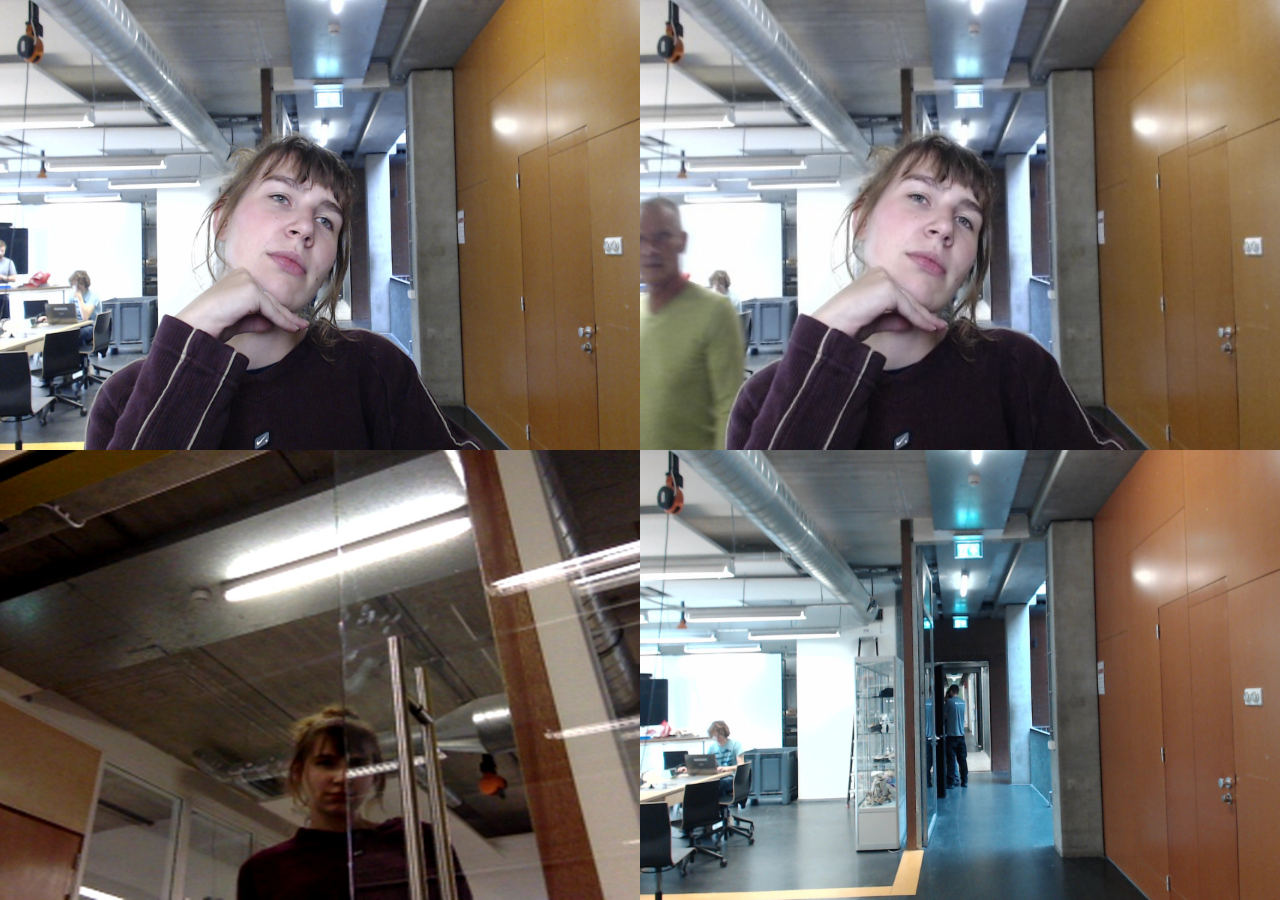
<file: index.html>
<!DOCTYPE html>
<html>

<head>
	<meta charset="UTF-8">
	<title>I agree</title>
	<script src="https://code.jquery.com/jquery-2.2.4.min.js" integrity="sha256-BbhdlvQf/xTY9gja0Dq3HiwQF8LaCRTXxZKRutelT44=" crossorigin="anonymous"></script>
	<script>
		$(document).ready(function () {
			var dir = "./data/";
			var fileextension = ".jpg";

			setInterval(function () {
				$.ajax({
					url: dir,
					success: function (data) {
						var files = $(data).find("a:contains(" + fileextension + ")");
						console.log(files);
						var lastFile1 = $(files[files.length - 1]).attr('href');
						var lastFile2 = $(files[files.length - 2]).attr('href');
						var lastFile3 = $(files[files.length - 3]).attr('href');
						var lastFile4 = $(files[files.length - 4]).attr('href');
						$('.container:nth-child(1)').css('background-image', 'url(' + dir + lastFile1 + ')');
						$('.container:nth-child(2)').css('background-image', 'url(' + dir + lastFile2 + ')');
						$('.container:nth-child(3)').css('background-image', 'url(' + dir + lastFile3 + ')');
						$('.container:nth-child(4)').css('background-image', 'url(' + dir + lastFile4 + ')');
					}
				});
			}, 500);
		});
	</script>
	<style>
		html,
		body {
			width: 100%;
			height: 100%;
			margin: 0;
			padding: 0;
		}
		
		.container {
			position: absolute;
			background-position: center center;
			background-size: cover;
			width: 50%;
			height: 50%;
		}
		
		.container:nth-child(2) {
			left: 50%;
		}
		
		.container:nth-child(3) {
			top: 50%;
		}
		
		.container:nth-child(4) {
			top: 50%;
			left: 50%;
		}
		
		img {
			display: none;
		}
	</style>
</head>

<body>
	<div class="container">
	</div>
	<div class="container">
	</div>
	<div class="container">
	</div>
	<div class="container">
	</div>
</body>

</html>
</file>
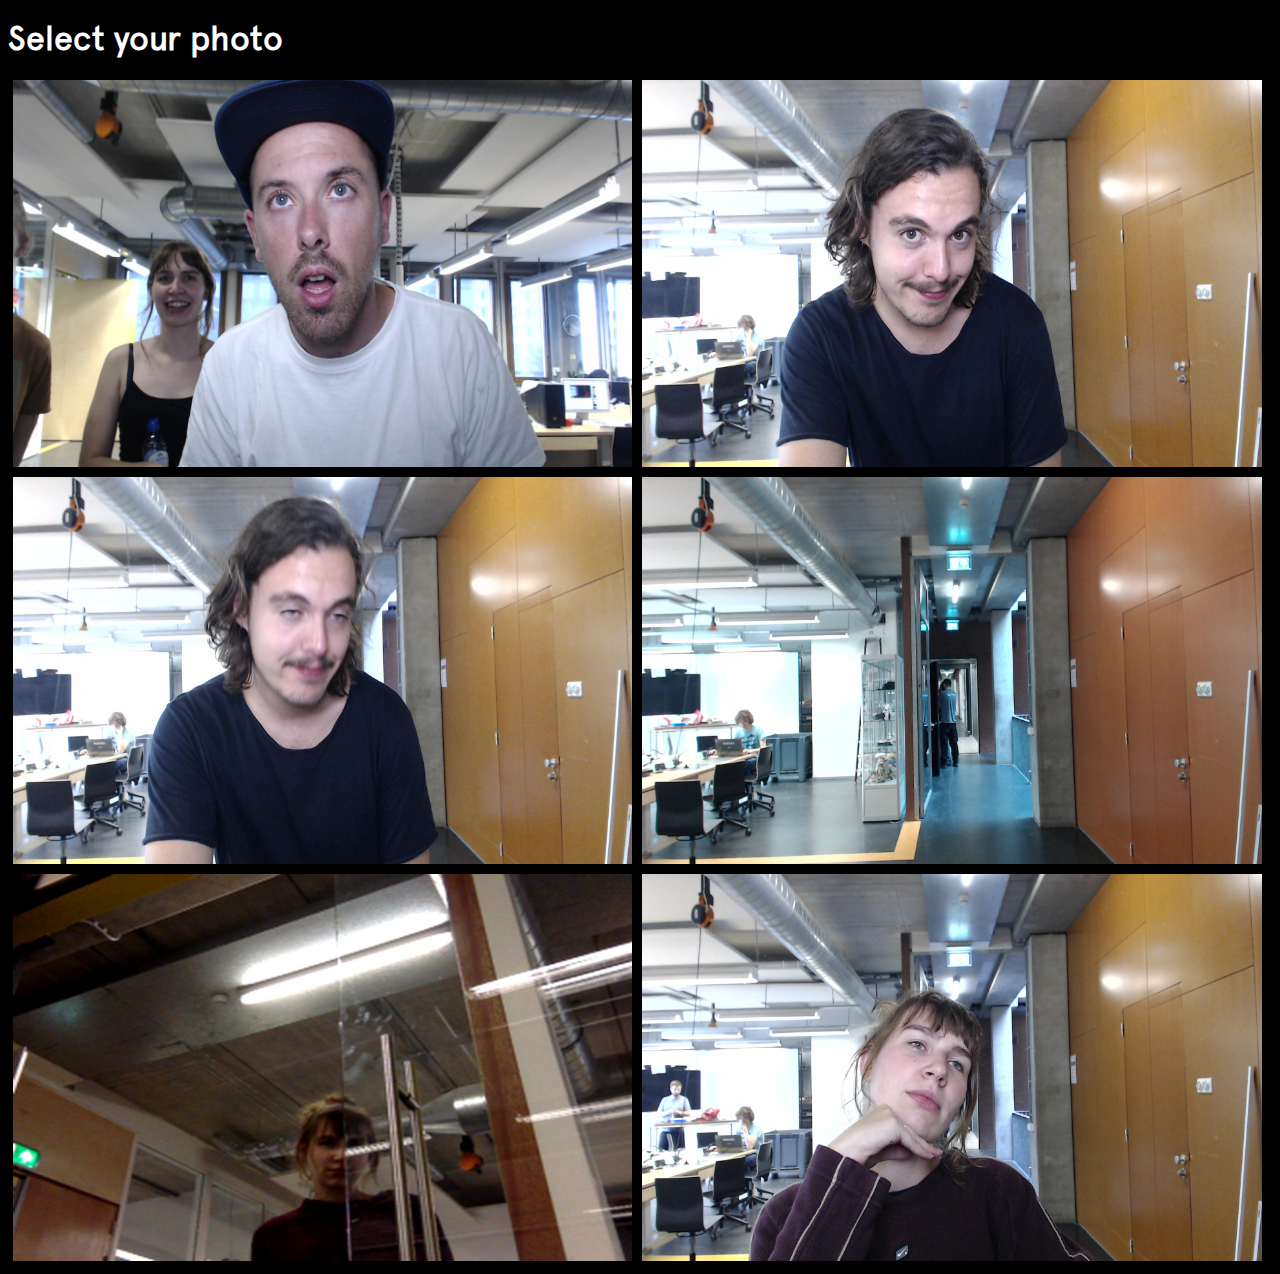
<file: gallery.html>
<!DOCTYPE html>

<head>
	<meta charset="UTF-8">
	<link rel="stylesheet" media="all" href="style.css">
	<script src="https://code.jquery.com/jquery-2.2.4.min.js" integrity="sha256-BbhdlvQf/xTY9gja0Dq3HiwQF8LaCRTXxZKRutelT44=" crossorigin="anonymous"></script>
	<script>
		$(document).ready(function () {
			$('body').on('click', '.img_gallery', function () {
				console.log("Hello!");
				$('.popup').css({
					"display": "block"
				});
			});

			$('body').on('click', '#back', function () {
				console.log("Hello!");
				$('.popup').css({
					"display": "none"
				});
			});

			var folder = "./data/";
			$.ajax({
				url: folder,
				success: function (data) {
					$(data).find("a").attr("href", function (i, val) {
						if (val.match(/\.(jpe?g|png|gif)$/) && val.includes("Big")) {
							$(".container_gallery").append("<img class='img_gallery' src='" + folder + val + "'>");
						}
					});
				}
			});
		});
	</script>
</head>

<html>

<body>
	<h1 class="galleryh1">Select your photo</h1>
	<div class="container_gallery">
	</div>
	<div class="popup cover"></div>
	<form class="popup contact contact_confirm" action="pay.html">
		<h1>Sure?</h1>
		<button type="submit" id="submit">Yes</button>
		<div class="popup" id="back">No</div>
	</form>
</body>

</html>
</file>
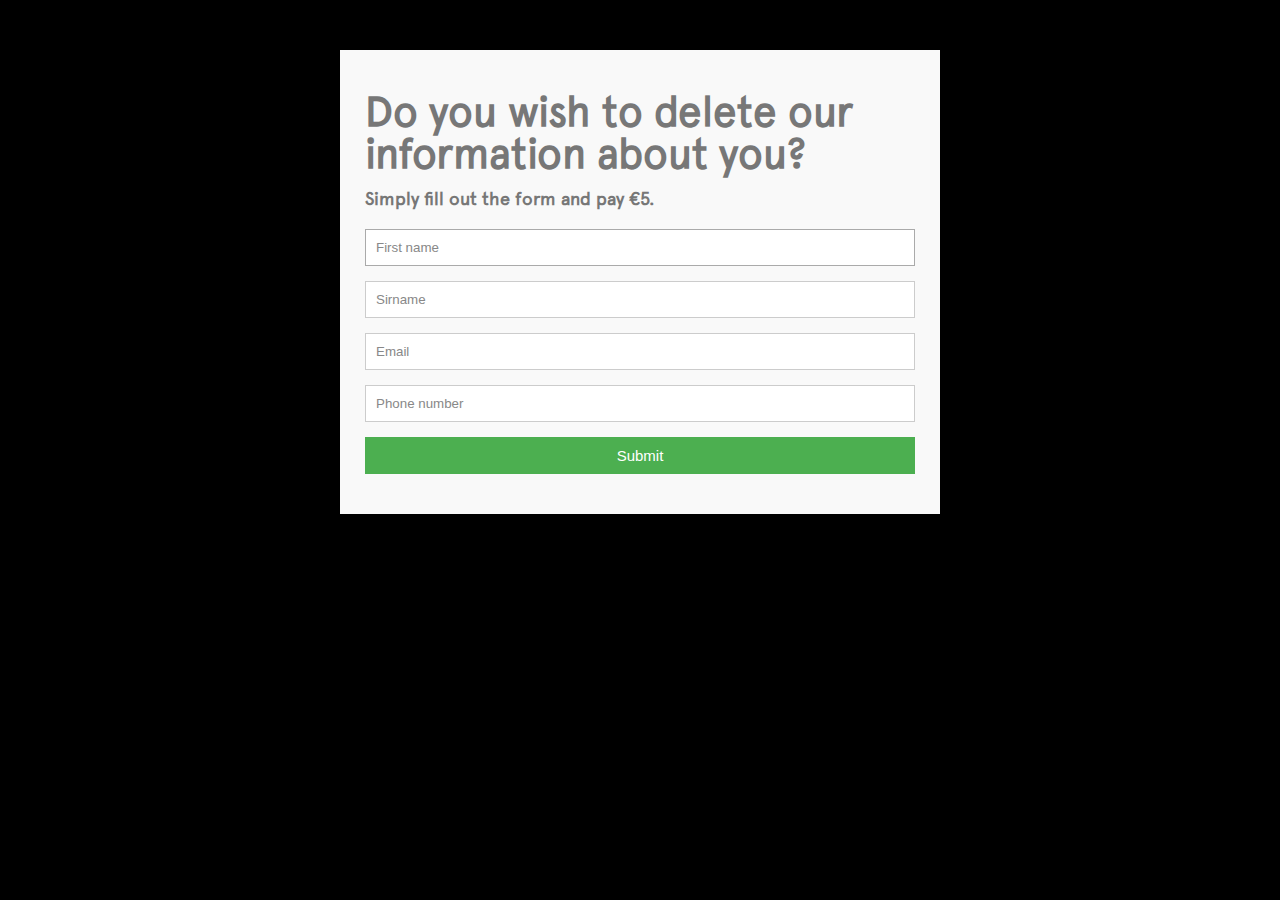
<file: logout.html>
<!DOCTYPE html>

<head>
	<meta charset="UTF-8">
	<link rel="stylesheet" media="all" href="style.css">
	<!--	<script src="https://code.jquery.com/jquery-2.2.4.min.js" integrity="sha256-BbhdlvQf/xTY9gja0Dq3HiwQF8LaCRTXxZKRutelT44=" crossorigin="anonymous"></script>-->
	<script>
	</script>
</head>

<html>

<body>
	<div class="container">
		<form class="contact" action="gallery.html">
			<h3>Do you wish to delete our information about you?</h3>
			<h4>Simply fill out the form and pay €5.</h4>
			<fieldset>
				<input placeholder="First name" type="text" tabindex="1" autofocus>
			</fieldset>
			<fieldset>
				<input placeholder="Sirname" type="text" tabindex="2" required>
			</fieldset>
			<fieldset>
				<input placeholder="Email" type="email" tabindex="3" required>
			</fieldset>
			<fieldset>
				<input placeholder="Phone number" type="text" tabindex="4" required>
			</fieldset>
			<fieldset>
				<button type="submit" id="submit">Submit</button>
			</fieldset>
		</form>
	</div>
</body>

</html>
</file>
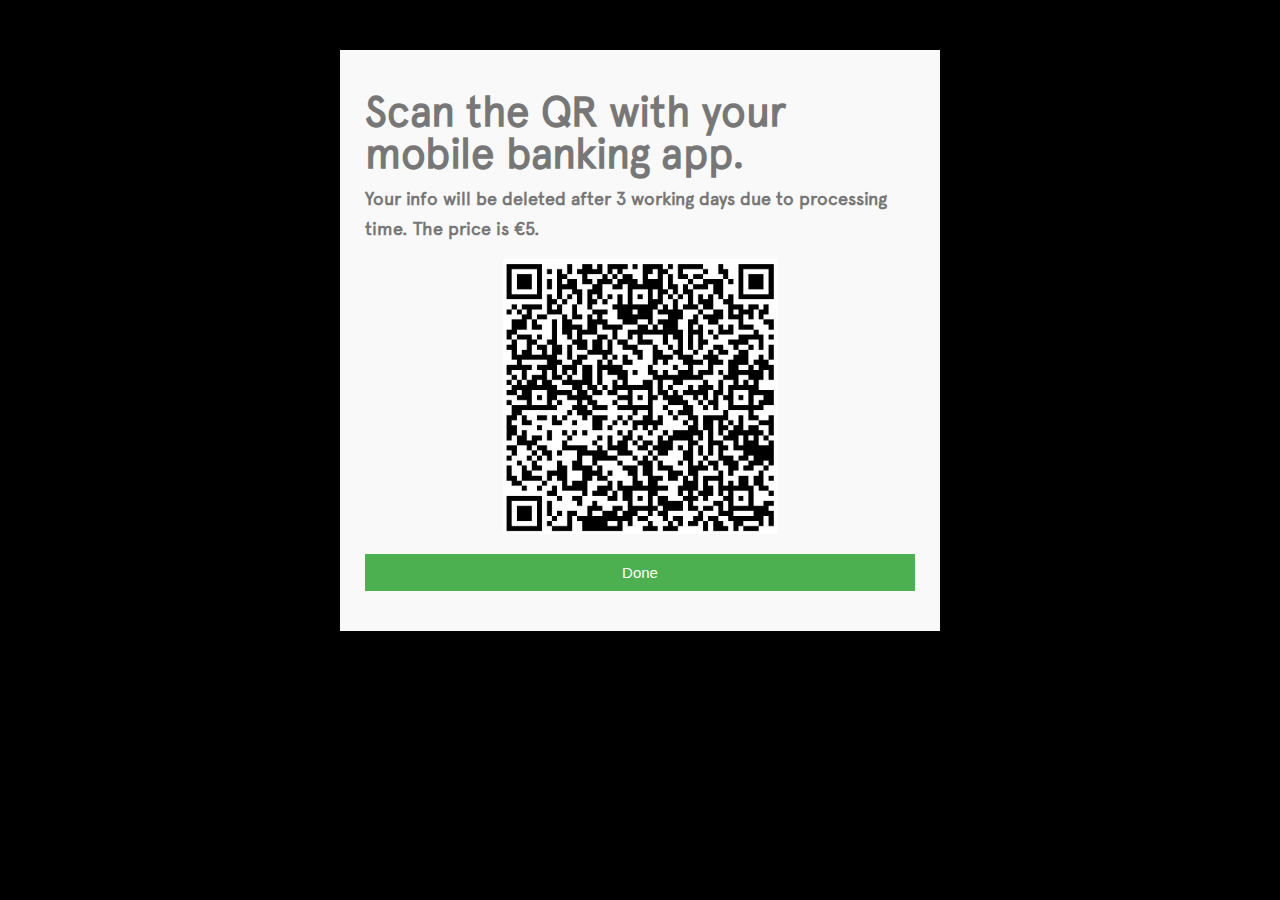
<file: pay.html>
<!DOCTYPE html>

<head>
	<meta charset="UTF-8">
	<link rel="stylesheet" media="all" href="style.css">
</head>

<html>

<body>
	<div class="container">
		<form class="contact" action="logout.html">
			<h3>Scan the QR with your mobile banking app.</h3>
			<h4>Your info will be deleted after 3 working days due to processing time. The price is €5.</h4>
			<img id="qr" src="QR_betaalverzoek.PNG" alt="betaalverzoek" />
			<fieldset>
				<button type="submit" id="done">Done</button>
			</fieldset>
		</form>
	</div>
</body>

</html>
</file>
<file: style.css>
@font-face {
	font-family: Apercu;
	src: url("Apercu.otf") format("opentype");
}

body {
	font-family: "Apercu", Helvetica, Arial, sans-serif;
	font-weight: 100;
	font-size: 12px;
	line-height: 30px;
	color: #777;
	background: black;
}

.container {
	max-width: 600px;
	width: 100%;
	margin: 0 auto;
	position: relative;
}

.galleryh1 {
	color: #FFF;
	font-size: 2.8em;
}

.contact {
	background: #F9F9F9;
	padding: 25px;
	margin: 50px 0;
	box-shadow: 0 0 20px 0 rgba(0, 0, 0, 0.2), 0 5px 5px 0 rgba(0, 0, 0, 0.24);
}

.contact h3 {
	display: block;
	font-size: 3.5em;
	margin-bottom: 10px;
	line-height: 1em;
	margin-top: 15px;
}

.contact h4 {
	margin: 5px 0 15px;
	display: block;
	font-size: 1.5em;
}

fieldset {
	border: medium none !important;
	margin: 0 0 10px;
	min-width: 100%;
	padding: 0;
	width: 100%;
}

.contact input[type="text"],
.contact input[type="email"],
.contact input[type="tel"],
.contact input[type="url"],
.contact textarea {
	width: 100%;
	border: 1px solid #ccc;
	background: #FFF;
	margin: 0 0 5px;
	padding: 10px;
	box-sizing: border-box;
}

.contact input[type="text"]:hover,
.contact input[type="email"]:hover,
.contact input[type="tel"]:hover,
.contact input[type="url"]:hover,
.contact textarea:hover {
	-webkit-transition: border-color 0.3s ease-in-out;
	-moz-transition: border-color 0.3s ease-in-out;
	transition: border-color 0.3s ease-in-out;
	border: 1px solid #aaa;
}

.contact textarea {
	height: 100px;
	max-width: 100%;
	resize: none;
}

.contact button[type="submit"] {
	cursor: pointer;
	width: 100%;
	border: none;
	background: #4CAF50;
	color: #FFF;
	margin: 0 0 5px;
	padding: 10px;
	font-size: 15px;
}

.contact button[type="submit"]:hover {
	background: #43A047;
	-webkit-transition: background 0.3s ease-in-out;
	-moz-transition: background 0.3s ease-in-out;
	transition: background-color 0.3s ease-in-out;
}

.contact button[type="submit"]:active {
	box-shadow: inset 0 1px 3px rgba(0, 0, 0, 0.5);
}

.contact input:focus,
.contact textarea:focus {
	outline: 0;
	border: 1px solid #aaa;
}

#qr {
	display: block;
	margin: 0 auto 20px auto;
	width: 50%;
}

.container_gallery {
	display: flex;
	justify-content: flex-start;
	flex-wrap: wrap;
	align-content: flex-start;
}

.container_gallery img {
	max-width: 49%;
	margin: 5px;
}

.container_gallery img:hover {
	filter: grayscale(30%);
	cursor: pointer;
}

.popup {
	display: none;
}

#back {
	cursor: pointer;
	width: 100%;
	border: none;
	background: #ed2334;
	color: #FFF;
	margin: 0 0 5px;
	padding: 10px;
	font-size: 15px;
	box-sizing: border-box;
	height: 39px;
	line-height: 20px;
}

#back:hover {
	background: #cc1c2b;
	-webkit-transition: background 0.3s ease-in-out;
	-moz-transition: background 0.3s ease-in-out;
	transition: background-color 0.3s ease-in-out;
}

.contact_confirm {
	width: 30%;
	text-align: center;
	padding: 10px;
	position: fixed;
	top: 200px;
	right: 34%;
	box-shadow: 0px 0px 1000px #000000 !important;
}

.cover {
	width: 100vw;
	height: 100vh;
	background-color: rgba(0, 0, 0, 0.5);
	position: fixed;
	top: 0;
	right: 0;
}

::-webkit-input-placeholder {
	color: #888;
}

:-moz-placeholder {
	color: #888;
}

::-moz-placeholder {
	color: #888;
}

:-ms-input-placeholder {
	color: #888;
}
</file>
